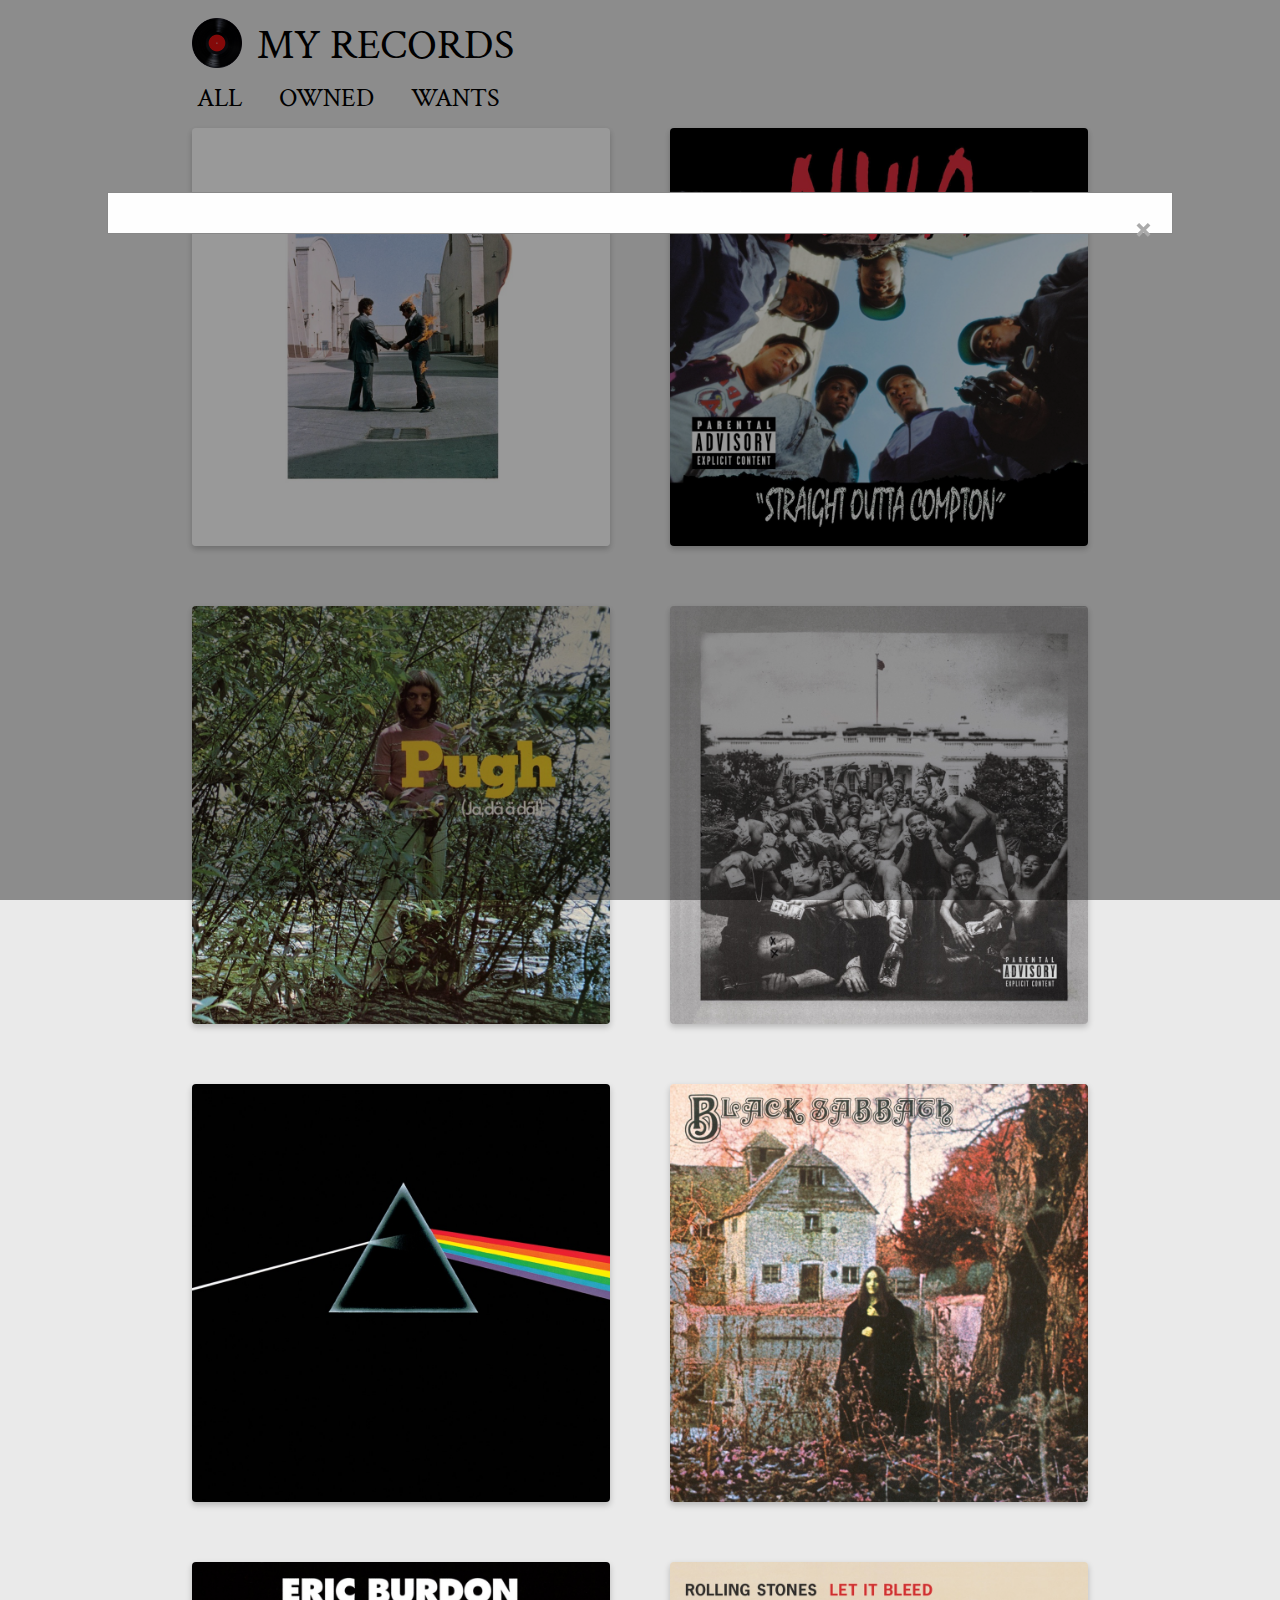
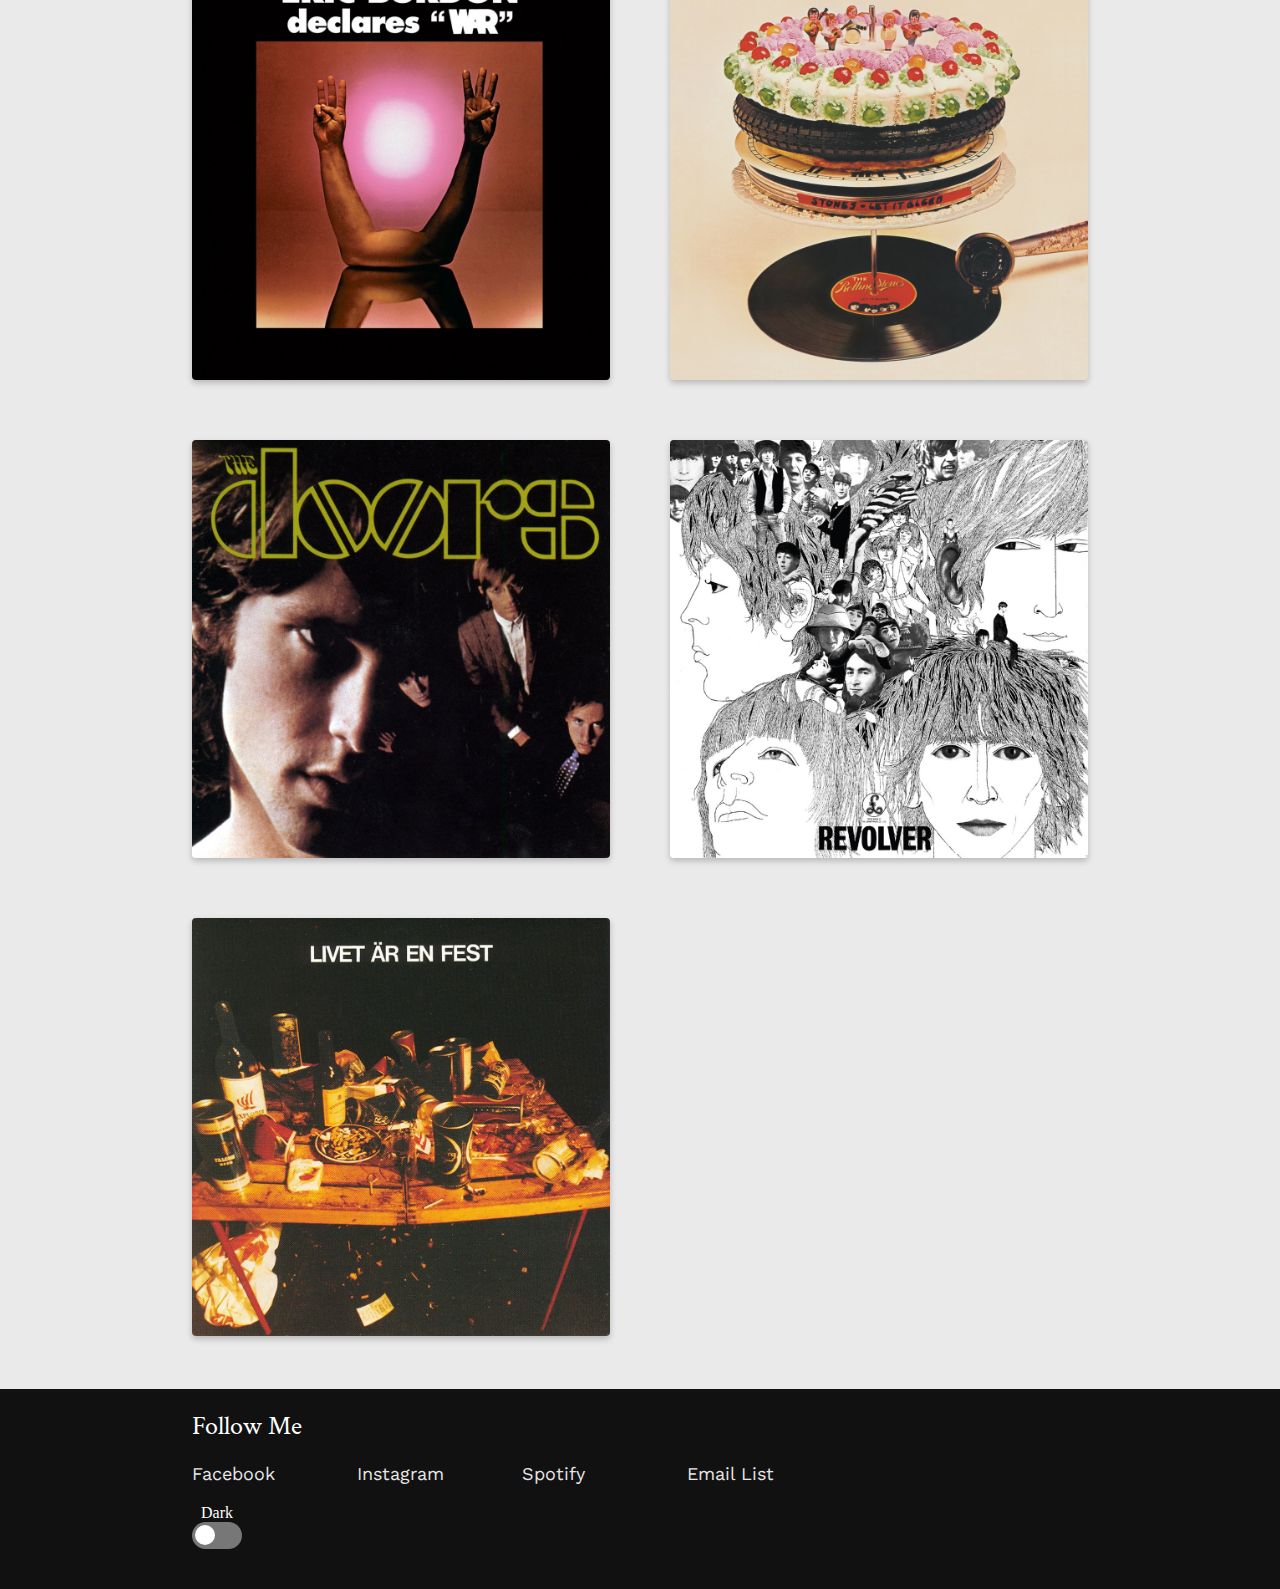
<file: index.html>
<!DOCTYPE html>
<html lang="en">
    <head>
        <meta charset="UTF-8">
        <title>Records</title>
        <meta name="viewport" content="width=device-width, initial-scale=1.0">
        <link rel="icon" href="img/vinyl_logo.png" type="image/icon type">
        <link rel="stylesheet" type="text/css" href="css/style.css">
    </head>

    <body onload="checkTheme(); getKanye()">
    <div id="page-wrap">
        <header>
            <nav>
                <div class="top-bar">
                    <img src="img/vinyl_logo.png" id="site-logo" alt="">
                    <h1>My Records</h1>
                </div>
                <div class="nav-bar">
                    <a href="index.html">ALL</a>
                    <a href="owned.html">OWNED</a>
                    <a href="wants.html">WANTS</a>
                </div>
            </nav>
        </header>
        <main>
            <div class="collection">
                <article class="album">
                    <a href="pink-floyd-page.html">
                    <img src="img/wish-you-were-here.jpeg" class="start_img" alt="">
                    </a>
                </article>
                <article class="album">
                    <img src="img/straight-outta-compton.jpeg" class="start_img" alt="">
                </article>
                <article class="album">
                    <img src="img/ja-da-a-da.jpeg" class="start_img" alt="">
                </article>
                <article class="album">
                    <img src="img/to-pimp-a-butterfly.jpeg" class="start_img" alt="">
                </article>
                <article class="album">
                    <img src="img/dark-side-of-the-moon.jpeg" class="start_img" alt="">
                </article>
                <article class="album">
                    <img src="img/black-sabbath.jpeg" class="start_img" alt="">
                </article>
                <article class="album">
                    <img src="img/burdon-declares-war.jpeg" class="start_img" alt="">
                </article>
                <article class="album">
                    <img src="img/let-it-bleed.jpeg" class="start_img" alt="">
                </article>
                <article class="album">
                    <img src="img/the-doors.jpeg" class="start_img" alt="">
                </article>
                <article class="album">
                    <img src="img/revolver.jpeg" class="start_img" alt="">
                </article>
                <article class="album">
                    <img src="img/livet-ar-en-fest.jpeg" class="start_img" alt="">
                </article>
            </div>
        </main>
    </div>
    <footer>
        <div id="footer-content-container">
            <h2>Follow Me</h2>
            <div id="footer-social">
                <a href="https://www.facebook.com" target="_blank">Facebook</a>
                <a href="https://www.instagram.com" target="_blank">Instagram</a>
                <a href="https://www.spotify.com" target="_blank">Spotify</a>
                <a href="form.html">Email List</a>
            </div>
            <div class="toggle-container">
                <p>Dark</p>
                <input type="checkbox" id="switch" name="theme" /><label for="switch" id="switch-label">Toggle</label>
            </div>
        </div>
    </footer>
    </body>
    <div id="myModal" class="modal">
        <div class="modal-content">
            <span class="close">&times;</span>
            <h2 id="kanye_quote"></h2>
        </div>
    </div>
    <script src="main.js"></script>
</html>
</file>
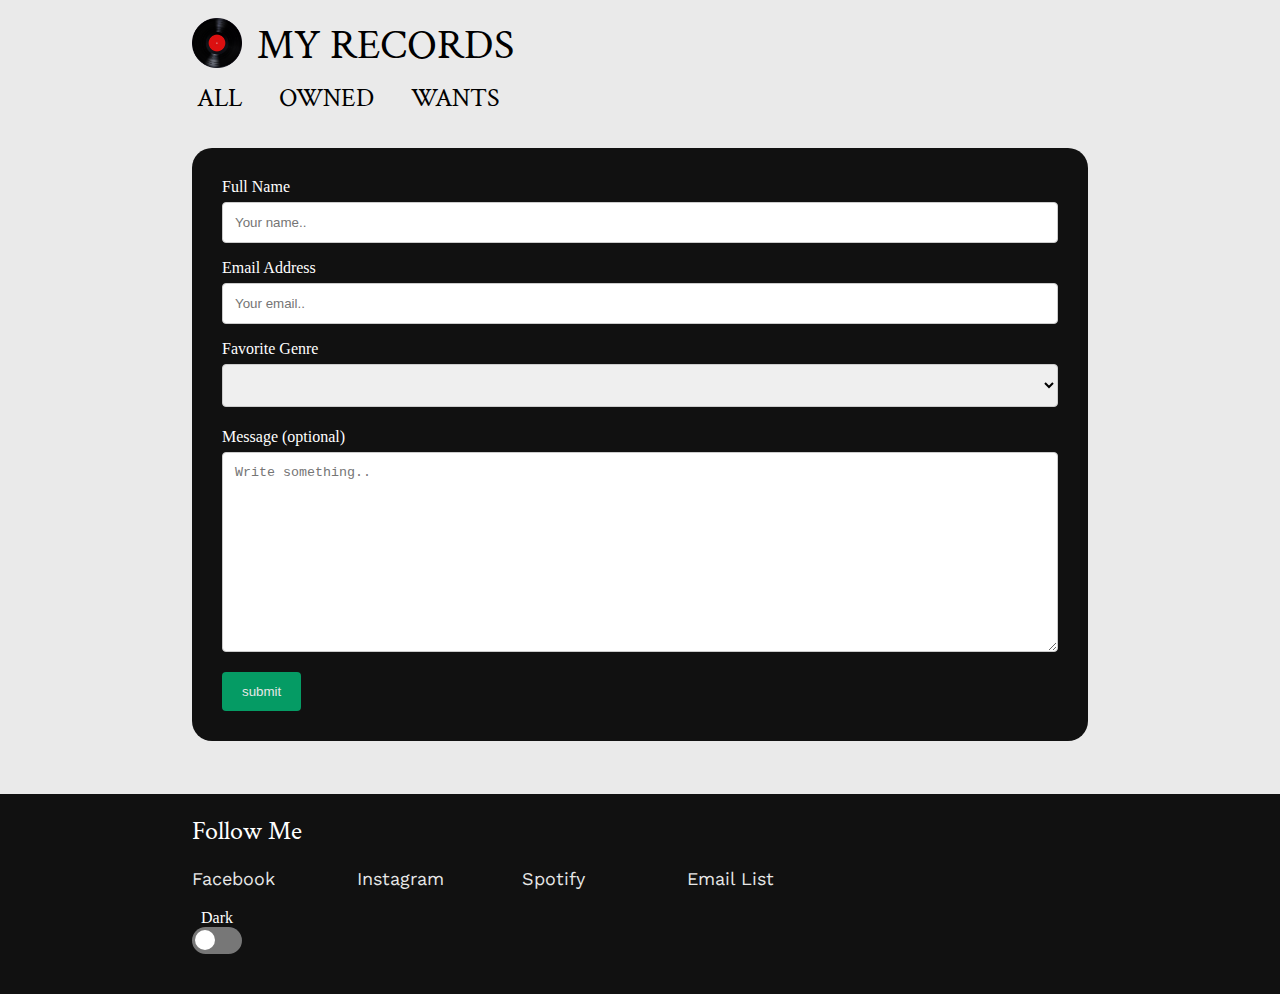
<file: form.html>
<!DOCTYPE html>
<html lang="en">
<head>
  <meta charset="UTF-8">
  <title>Records</title>
  <meta name="viewport" content="width=device-width, initial-scale=1.0">
  <link rel="icon" href="img/vinyl_logo.png" type="image/icon type">
  <link rel="stylesheet" type="text/css" href="css/style.css">
</head>

<body onload="checkTheme()">
<div id="page-wrap">
  <header>
    <nav>
      <div class="top-bar">
        <img src="img/vinyl_logo.png" id="site-logo" alt="">
        <h1>My Records</h1>
      </div>
      <div class="nav-bar">
        <a href="index.html">ALL</a>
        <a href="owned.html">OWNED</a>
        <a href="wants.html">WANTS</a>
      </div>
    </nav>
  </header>
  <main>
    <div class="container">

      <form action="" id="emailform">
        <label for="name" class="form-label">Full Name</label>
        <input type="text" id="name" name="name" placeholder="Your name.." required>

        <label for="email" class="form-label">Email Address</label>
        <input type="email" id="email" name="email" placeholder="Your email.." required pattern="[a-z0-9._%+-]+@[a-z0-9.-]+\.[a-z]{2,4}$">

        <label for="genre" class="form-label">Favorite Genre</label>
        <select id="genre" name="genre">
          <option value="empty"></option>
          <option value="rock">Rock</option>
          <option value="pop">Pop</option>
          <option value="rap">Rap</option>
          <option value="soul">Soul</option>
        </select>
        <div id="genreHint" class="warning"></div>

        <label for="message" class="form-label">Message (optional)</label>
        <textarea id="message" name="message" placeholder="Write something.." style="height:200px"></textarea>

        <input type="submit" value="submit" id="submitBtn" />

      </form>
    </div>
  </main>
</div>
<footer>
  <div id="footer-content-container">
    <h2>Follow Me</h2>
    <div id="footer-social">
      <a href="https://www.facebook.com" target="_blank">Facebook</a>
      <a href="https://www.instagram.com" target="_blank">Instagram</a>
      <a href="https://www.spotify.com" target="_blank">Spotify</a>
      <a href="form.html">Email List</a>
    </div>
    <div class="toggle-container">
      <p>Dark</p>
      <input type="checkbox" id="switch" name="theme" /><label for="switch" id="switch-label">Toggle</label>
    </div>
  </div>
</footer>
</body>
<script src="main.js"></script>
</html>
</file>
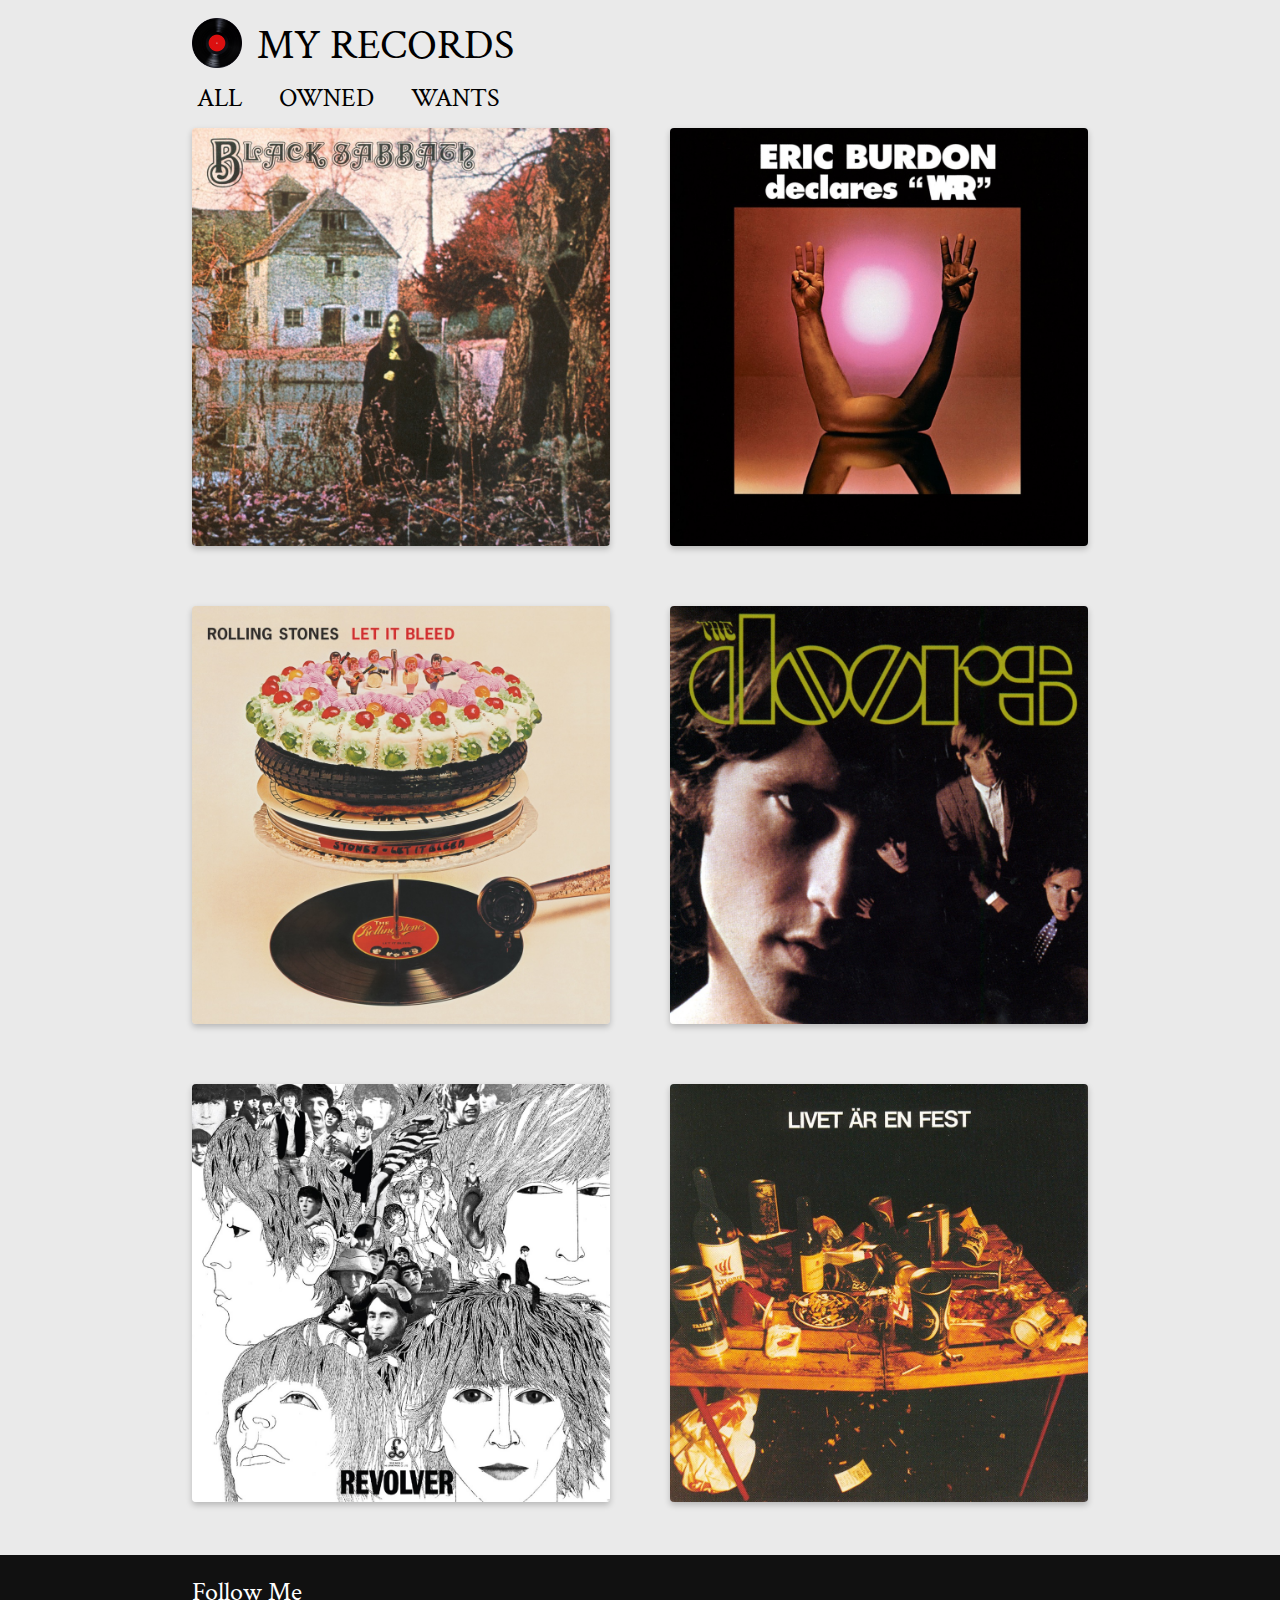
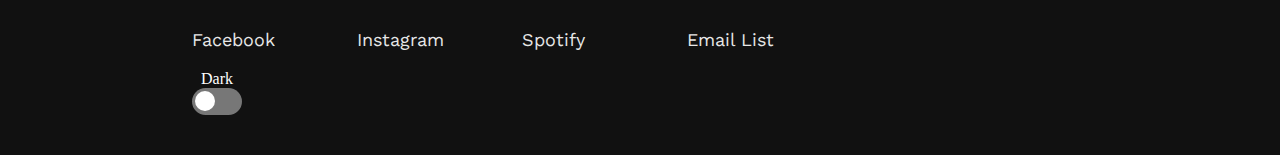
<file: owned.html>
<!DOCTYPE html>
<html lang="en">
<head>
    <meta charset="UTF-8">
    <title>Records</title>
    <meta name="viewport" content="width=device-width, initial-scale=1.0">
    <link rel="icon" href="img/vinyl_logo.png" type="image/icon type">
    <link rel="stylesheet" type="text/css" href="css/style.css">
</head>

<body onload="checkTheme()">
    <div id="page-wrap">
        <header>
            <nav>
                <div class="top-bar">
                    <img src="img/vinyl_logo.png" id="site-logo" alt="">
                    <h1>My Records</h1>
                </div>
                <div class="nav-bar">
                    <a href="index.html">ALL</a>
                    <a href="owned.html">OWNED</a>
                    <a href="wants.html">WANTS</a>

                </div>
            </nav>
        </header>
        <main>
            <div class="collection">
                <article class="album">
                    <img src="img/black-sabbath.jpeg" class="start_img" alt="">
                </article>
                <article class="album">
                    <img src="img/burdon-declares-war.jpeg" class="start_img" alt="">
                </article>
                <article class="album">
                    <img src="img/let-it-bleed.jpeg" class="start_img" alt="">
                </article>
                <article class="album">
                    <img src="img/the-doors.jpeg" class="start_img" alt="">
                </article>
                <article class="album">
                    <img src="img/revolver.jpeg" class="start_img" alt="">
                </article>
                <article class="album">
                    <img src="img/livet-ar-en-fest.jpeg" class="start_img" alt="">
                </article>
            </div>
        </main>
    </div><footer>
        <div id="footer-content-container">
            <h2>Follow Me</h2>
            <div id="footer-social">
                <a href="https://www.facebook.com" target="_blank">Facebook</a>
                <a href="https://www.instagram.com" target="_blank">Instagram</a>
                <a href="https://www.spotify.com" target="_blank">Spotify</a>
                <a href="form.html">Email List</a>
            </div>
            <div class="toggle-container">
                <p>Dark</p>
                <input type="checkbox" id="switch" name="theme" /><label for="switch" id="switch-label">Toggle</label>
            </div>
        </div>
    </footer>
</body>
<script src="main.js"></script>
</html>
</file>
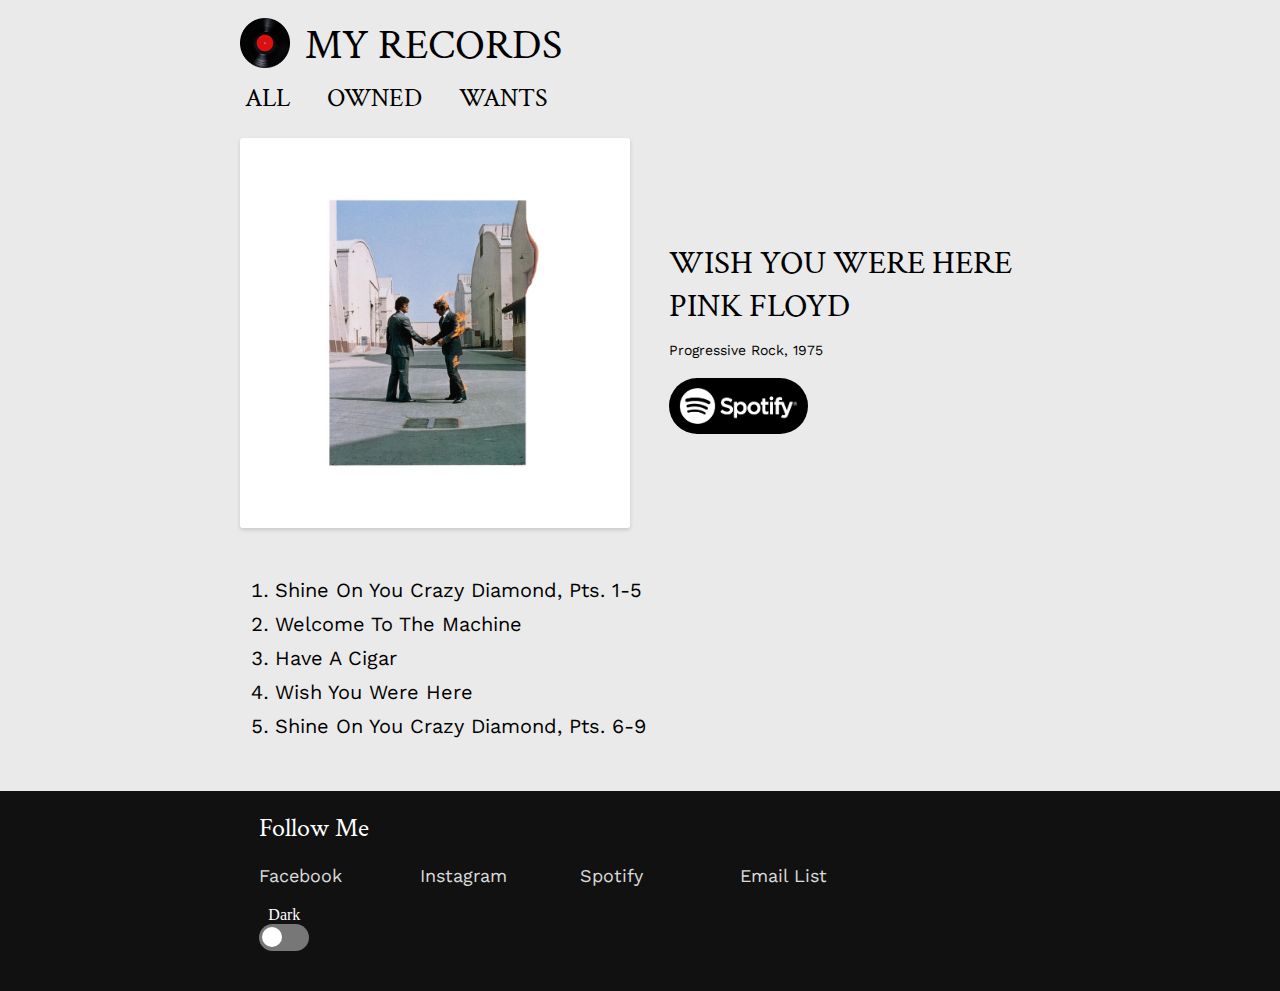
<file: pink-floyd-page.html>
<!DOCTYPE html>
<html lang="en">
<head>
    <meta charset="UTF-8">
    <title>My Records</title>
    <meta name="viewport" content="width=device-width, initial-scale=1.0">
    <link rel="icon" href="img/vinyl_logo.png" type="image/icon type">
    <link rel="stylesheet" type="text/css" href="css/recordpage.css">
</head>
<body onload="checkTheme()">
    <div id="page-wrap">
        <header>
            <nav>
                <div class="top-bar">
                    <img src="img/vinyl_logo.png" id="site-logo" alt="">
                    <h1>My Records</h1>
                </div>
                <div class="nav-bar">
                    <a href="index.html">ALL</a>
                    <a href="owned.html">OWNED</a>
                    <a href="wants.html">WANTS</a>
                </div>
            </nav>
        </header>
        <main>
            <div id="upper-album-page">
                <article id="album_cover">
                    <img src="img/wish-you-were-here.jpeg" class="start_img" alt="Image 3">
                </article>
                    <div id="album-info">
                    <h2>WISH YOU WERE HERE</h2>
                    <h2>PINK FLOYD</h2>
                    <p>Progressive Rock, 1975</p>
                    <div id="link-div">
                        <a id="spotify-link-anchor" href="https://open.spotify.com/album/6uvBKDGlJAYLH5Vy6RQVsc?si=4ueFkIwUQQucmWYFpij3kQ&dl_branch=1" target="_blank">
                            <img src="img/Spotify_Logo_CMYK_White.png" id="spotify-link" alt="">
                        </a>
                    </div>
                </div>
            </div>
            <div id="song-list">
                <ol>
                    <li>Shine On You Crazy Diamond, Pts. 1-5</li>
                    <li>Welcome To The Machine</li>
                    <li>Have A Cigar</li>
                    <li>Wish You Were Here</li>
                    <li>Shine On You Crazy Diamond, Pts. 6-9</li>
                </ol>
            </div>
        </main>
    </div>
    <footer>
        <div id="footer-wrapper">
            <div id="footer-content-container">
                <h2>Follow Me</h2>
                <div id="footer-social">
                    <a href="https://www.facebook.com" target="_blank">Facebook</a>
                    <a href="https://www.instagram.com" target="_blank">Instagram</a>
                    <a href="https://www.spotify.com" target="_blank">Spotify</a>
                    <a href="form.html">Email List</a>
                </div>
                <div class="toggle-container">
                    <p>Dark</p>
                    <input type="checkbox" id="switch" name="theme" /><label for="switch" id="switch-label">Toggle</label>
                </div>
            </div>
        </div>
    </footer>
</body>
<script src="main.js"></script>
</html>
</file>
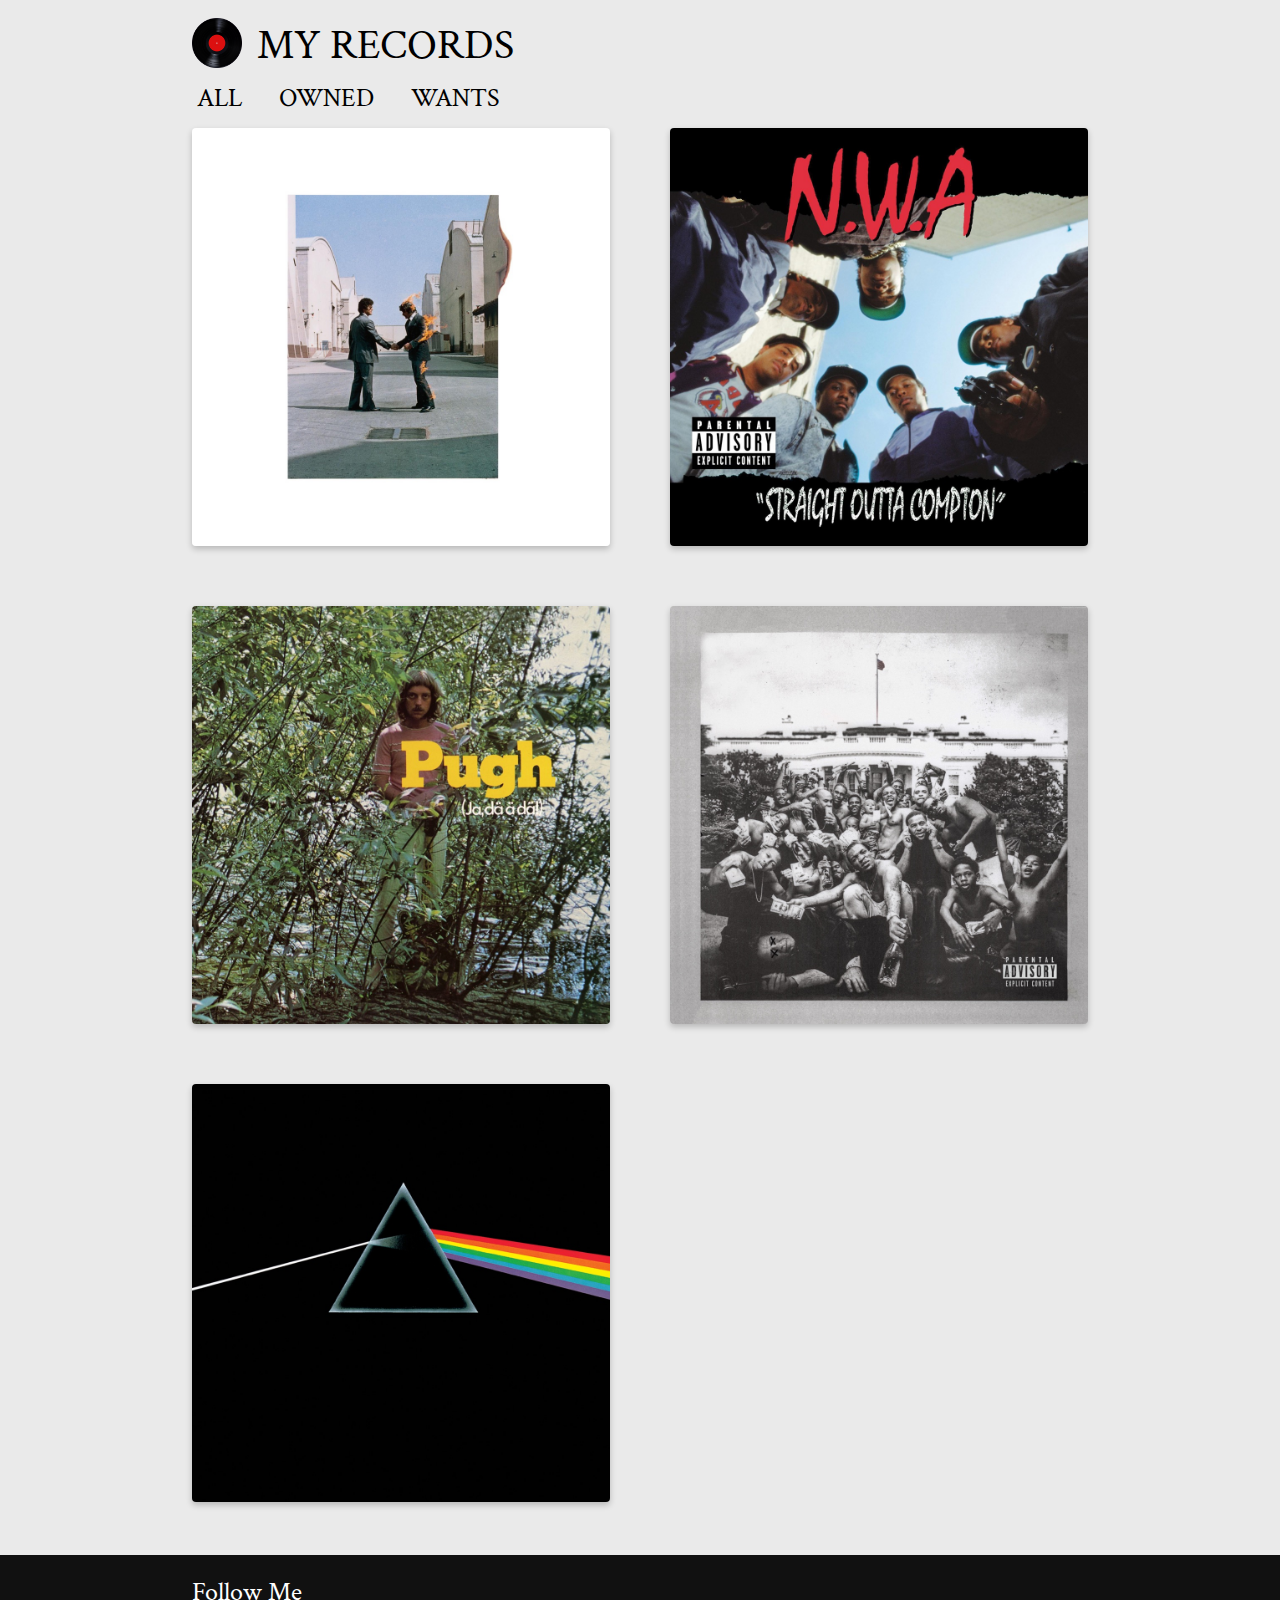
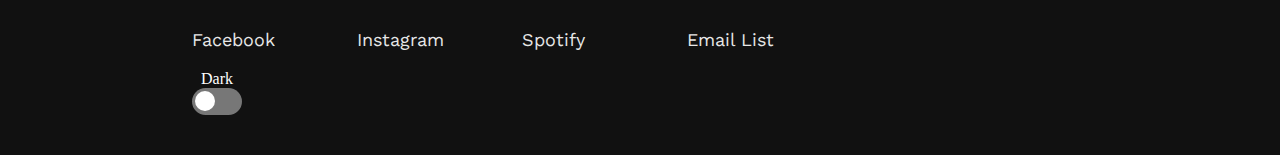
<file: wants.html>
<!DOCTYPE html>
<html lang="en">
<head>
    <meta charset="UTF-8">
    <title>Records</title>
    <meta name="viewport" content="width=device-width, initial-scale=1.0">
    <link rel="icon" href="img/vinyl_logo.png" type="image/icon type">
    <link rel="stylesheet" type="text/css" href="css/style.css">
</head>

<body onload="checkTheme()">
    <div id="page-wrap">
        <header>
            <nav>
                <div class="top-bar">
                    <img src="img/vinyl_logo.png" id="site-logo" alt="">
                    <h1>My Records</h1>
                </div>
                <div class="nav-bar">
                    <a href="index.html">ALL</a>
                    <a href="owned.html">OWNED</a>
                    <a href="wants.html">WANTS</a>
                </div>
            </nav>
        </header>
        <main>
            <div class="collection">
                <article class="album">
                    <a href="pink-floyd-page.html">
                        <img src="img/wish-you-were-here.jpeg" class="start_img" alt="Image 3">
                    </a>
                </article>
                <article class="album">
                    <img src="img/straight-outta-compton.jpeg" class="start_img" alt="Image 1">
                </article>
                <article class="album">
                    <img src="img/ja-da-a-da.jpeg" class="start_img" alt="Image 5">
                </article>
                <article class="album">
                    <img src="img/to-pimp-a-butterfly.jpeg" class="start_img" alt="Image 6">
                </article>
                <article class="album">
                    <img src="img/dark-side-of-the-moon.jpeg" class="start_img" alt="Image 7">
                </article>
            </div>
        </main>
    </div><footer>
        <div id="footer-content-container">
            <h2>Follow Me</h2>
            <div id="footer-social">
                <a href="https://www.facebook.com" target="_blank">Facebook</a>
                <a href="https://www.instagram.com" target="_blank">Instagram</a>
                <a href="https://www.spotify.com" target="_blank">Spotify</a>
                <a href="form.html">Email List</a>
            </div>
            <div class="toggle-container">
                <p>Dark</p>
                <input type="checkbox" id="switch" name="theme" /><label for="switch" id="switch-label">Toggle</label>
            </div>
        </div>
    </footer>
</body>
<script src="main.js"></script>
</html>
</file>
<file: css/style.css>
@import url('https://fonts.googleapis.com/css2?family=Be+Vietnam&display=swap');
@import url('https://fonts.googleapis.com/css2?family=Crimson+Text&family=Work+Sans&display=swap');
/* Mobile */

* {
    margin: 0;
    padding: 0;
    border: 0;
}

html{
    --bg: #EAEAEA;
    --bg_footer: #111;
    --font: #000;
    --font_footer: #FFF;
    --form-bg: #111;
}

html[data-theme='dark'] {
    --bg: #222;
    --font: #FFF;
    --bg_footer: #EAEAEA;
    --font_footer: #000;
    --form-bg: #222;
}

body {
    background-color: var(--bg);
    color: var(--font);
    display: grid;
    height: 100vh;
}

header {
    margin-bottom: 10px;
}

#page-wrap {
    max-width: 1200px;
    margin: auto;
    padding: 2vh 3% 2vh 3%;
}

nav {
    height: 100px;
    max-width: 100%;
    display: grid;
    grid-row-gap: 5px;
    grid-template-rows: 50% 50%;
}

.top-bar {
    display: grid;
    grid-template-columns: 50px 5fr;
    height: 100%;
    align-content: start;
    grid-column-gap: 15px;
}

.top-bar h1 {
    text-transform: uppercase;
    font-family: 'Crimson Text', serif;
    font-size: 42px;
    font-weight: 500;
    color: var(--font);
    margin-block-start: 0;
    margin-block-end: 0;
}

#site-logo {
    max-width: 100%;
    height: auto;
}

.toggle-container {
    justify-self: center;
    align-self: center;
}

.nav-bar {
    height: 100%;
    display: grid;
    align-items: center;
    grid-template-columns: 50px 100px 100px;
    grid-column-gap: 32px;
    width: 100%;
    list-style-type: none;
    padding-inline-start: 0;
    margin-inline: 0;
    margin-block: 0;
    font-size: 26px;
    margin-left: 5px;
}

.nav-bar a {
    font-family: 'Crimson Text', serif;
    font-weight: 500;
    cursor: pointer;
    text-decoration: none;
    color: var(--font);
    width: auto;
}

main#records {
    display: grid;
    justify-items: center;
}

.collection {
    display: grid;
    grid-template-columns: 1fr;
    justify-items: center;
    align-items: center;
    grid-row-gap: 25px;
    max-width: 100%;
}

.album {
    max-width: 100%;
    border-radius: 4px;
    box-shadow: rgba(0, 0, 0, 0.22) 0 3px 6px;
    transition: all .3s ease-in-out;
    position: relative;
}

.start_img {
    display: block;
    max-width: 100%;
    height: auto;
    border-radius: 4px;
}

footer{
    margin-top: 35px;
    height: auto;
    background: var(--bg_footer);
    padding: 20px 0 40px 0;
    align-self: end;
}

#footer-content-container {
    max-width: 100%;
    height: auto;
    display: grid;
    color: var(--font_footer);
    padding-left: 3%;
    grid-row-gap: 20px;
}

footer h2 {
    font-family: 'Crimson Text', serif;
    font-size: 30px;
    font-weight: 500;
}

#footer-social {
    display: grid;
    grid-template-columns: repeat(2, minmax(120px, 150px));
    grid-template-rows: repeat(2, 1fr);
    grid-column-gap: 15px;
    grid-row-gap: 25px;
}

#footer-social a {
    font-family: 'Work Sans', sans-serif;
    text-decoration: none;
    color: var(--font_footer);;
    font-size: 22px;
    font-weight: 400;
}

#switch { /* styling for input element */
    height: 0;
    width: 0;
    visibility: hidden;
}

.toggle-container {
    display: grid;
    justify-self: start;
    justify-items: center;
}

#switch-label { /* styling for labels */
    cursor: pointer;
    text-indent: -9999px;
    width: 50px;
    height: 27px;
    background: #777;
    float: right;
    border-radius: 100px;
    position: relative;
}

#switch-label:after {
    content: '';
    position: absolute;
    top: 3px;
    left: 3px;
    width: 20px;
    height: 20px;
    background: #fff;
    border-radius: 90px;
    -webkit-transition: 0.3s;
    transition: 0.3s;
}

#switch:checked + #switch-label {
    background: #1ba80e;
}

#switch:checked + #switch-label:after {
    left: calc(100% - 5px);
    -webkit-transform: translateX(-100%);
    transform: translateX(-100%);
}

#switch-label:active:after {
    width: 45px;
}

.modal {
    display: none;
    position: fixed;
    z-index: 1;
    left: 0;
    top: 0;
    width: 100%;
    height: 100%;
    overflow: auto;
    background-color: rgb(0,0,0);
    background-color: rgba(0,0,0,0.4);
    color: black;
    font-family: 'Work Sans', sans-serif;
    font-size: 16px;
}

.modal-content {
    background-color: #fefefe;
    margin: 15% auto;
    padding: 20px;
    border: 1px solid #888;
    width: 80%;
}

.close {
    color: #aaa;
    float: right;
    font-size: 28px;
    font-weight: bold;
}

.close:hover,
.close:focus {
    color: black;
    text-decoration: none;
    cursor: pointer;
}

@media screen and (min-width: 768px) {

    #footer-social {
        display: grid;
        grid-template-columns: repeat(4, minmax(120px, 150px));
        grid-template-rows: 1fr;
        grid-column-gap: 15px;
    }

    #footer-content-container {
        padding-left: 3%;
        grid-row-gap: 20px;
    }

    .modal {
        font-size: 24px;
    }
}

@media screen and (min-width: 768px) and (max-width: 1024px) {
    #page-wrap {
        padding: 2vh 4% 2vh 4%;
    }

    .collection {
        grid-template-columns: repeat(auto-fill, minmax(300px, 1fr));
        grid-row-gap: 45px;
        grid-column-gap: 45px;
        max-width: 100%;
    }

    #footer-content-container {
        padding-left: 4%;
    }

}

@media screen and (min-width: 1025px) {
    #page-wrap {
        width: 70vw;
        max-width: 1200px;
        padding: 2vh 0 2vh 0;
    }

    .collection {
        grid-template-columns: repeat(auto-fill, minmax(300px, 1fr));
        grid-row-gap: 60px;
        grid-column-gap: 60px;
        max-width: 100%;
    }

    .album:hover {
        box-shadow: rgba(0, 0, 0, 0.30) 0 19px 43px;
        transform: translate3d(0px, -5px, 0px);
    }

    footer{
        display: grid;
        justify-items: center;
    }

    #footer-content-container {
        width: 70vw;
        max-width: 1200px;
        padding-left: 0;
    }

    footer h2 {
        font-size: 26px;
    }

    #footer-social a {
        font-size: 18px;
        transition: opacity 0.1s;
        opacity: 0.9;
    }

    #footer-social a:hover {
        opacity: 1;
    }
}

/* Style inputs with type="text", select elements and textareas */
input[type=text], input[type=email], select, textarea {
    width: 100%;
    padding: 12px;
    border: 1px solid #ccc;
    border-radius: 4px;
    box-sizing: border-box;
    margin-top: 6px;
    margin-bottom: 16px;
    resize: vertical;
}

.form-label {
    color: #FFF;
}

#emailform {
    color: white;
}

/* Style the submit button with a specific background color etc */
input[type=submit] {
    background-color: #04AA6D;
    color: white;
    padding: 12px 20px;
    border: none;
    border-radius: 4px;
    cursor: pointer;
    transition: opacity 0.1s;
    opacity: 0.9;
}

/* When moving the mouse over the submit button, add a darker green color */
input[type=submit]:hover {
    opacity: 1;
}

/* Add a background color and some padding around the form */
.container {
    margin-top: 30px;
    padding: 30px;
    background-color: var(--form-bg);
    border-radius: 20px;
}

.warning {
    margin-top: -10px;
    padding-bottom: 15px;
    color: red;

}
</file>
<file: css/recordpage.css>
@import url('https://fonts.googleapis.com/css2?family=Be+Vietnam&display=swap');
@import url('https://fonts.googleapis.com/css2?family=Crimson+Text&family=Work+Sans&display=swap');


* {
    margin: 0;
    padding: 0;
    border: 0;
}

html{
    --bg: #EAEAEA;
    --bg_footer: #111;
    --font: #000;
    --font_footer: #FFF;
    --spotify_background: #000;
}

html[data-theme='dark'] {
    --bg: #222;
    --font: #FFF;
    --bg_footer: #EAEAEA;
    --font_footer: #000;
    --spotify_background: #FFF;
}

body {
    background-color: var(--bg);
    color: black;
    cursor: default;
    height: 100vh;
    display: grid;
    justify-items: center;
}

header {
    margin-bottom: 10px;
}

#page-wrap {
    max-width: 800px;
    padding: 2vh 3% 2vh 3%;
}

nav {
    height: 100px;
    max-width: 100%;
    display: grid;
    grid-row-gap: 5px;
    grid-template-rows: 50% 50%;
}

.top-bar {
    display: grid;
    grid-template-columns: 50px 5fr;
    height: 100%;
    align-content: start;
    grid-column-gap: 15px;
}

.top-bar h1 {
    text-transform: uppercase;
    font-family: 'Crimson Text', serif;
    font-size: 42px;
    font-weight: 500;
    color: var(--font);
    margin-block-start: 0;
    margin-block-end: 0;
}

#site-logo {
    max-width: 100%;
    height: auto;
}

.nav-bar {
    height: 100%;
    display: grid;
    align-items: center;
    grid-template-columns: 50px 100px 100px;
    grid-column-gap: 32px;
    width: 40%;
    list-style-type: none;
    padding-inline-start: 0;
    margin-inline: 0;
    margin-block: 0;
    font-size: 26px;
    margin-left: 5px;
}

.nav-bar a {
    font-family: 'Crimson Text', serif;
    font-weight: 500;
    cursor: pointer;
    text-decoration: none;
    color: var(--font);
}

main {
    grid-auto-rows: auto;
    display: grid;
    grid-row-gap: 30px;
    color: var(--font);
}

#upper-album-page {
    display: grid;
    justify-items: center;
    justify-content: center;
    align-items: center;
    font-size: 22px;
}

#album-info {
    display: grid;
    justify-items: center;
    justify-content: center;
    align-items: center;
}

#upper-album-page h2 {
    font-family: 'Crimson Text', serif;
    font-weight: 400;
    margin-block-start: 0;
    margin-block-end: 0;
}

#upper-album-page p {
    font-family: 'Work Sans', sans-serif;
    display: block;
    margin-block-start: 1em;
    margin-block-end: 0;
    font-size: 14px;
}

#album_cover {
    max-width: 100%;
    border-radius: 3px;
    box-shadow: rgba(0, 0, 0, 0.15) 0 2px 4px;
    margin: 10px 10px 20px 0;
}

.start_img {
    display: block;
    max-width: 100%;
    height: auto;
    border-radius: 3px;
}

#link-div {
    margin-top: 20px;
    display: grid;
    align-items: center;
}

#spotify-link {
    padding: 10px;
    background-color: var(--spotify_background);
    border-radius: 30px;
    max-width: 120px;
    height: auto;
}


#spotify-link-anchor {
    max-height: 56px;
}

#song-list {
    font-size: 20px;
    font-weight: 400;
    font-family: 'Work Sans', sans-serif;
}

#song-list ol{
    padding-inline-start: 35px;
}

#song-list ol li{
    margin-bottom: 10px;
}

footer{
    bottom: 0;
    width: 100%;
    margin-top: 25px;
    height: auto;
    background: var(--bg_footer);
    padding: 20px 0 40px 0;
    align-self: end;
    display: grid;
    justify-items: center;
}

#footer-wrapper {
    width: 100%;
    max-width: 800px;
    display: grid;
    justify-items: start;
}

#footer-content-container {
    max-width: 800px;
    height: auto;
    display: grid;
    justify-items: start;
    color: var(--font_footer);
    grid-row-gap: 20px;
}

footer h2 {
    font-family: 'Crimson Text', serif;
    font-size: 30px;
    font-weight: 400;
    padding-left: 3%;
}

#footer-social {
    display: grid;
    grid-template-columns: repeat(2, minmax(120px, 150px));
    grid-template-rows: repeat(2, 1fr);
    grid-column-gap: 15px;
    grid-row-gap: 25px;
    padding-left: 3%;
}

#footer-social a {
    font-family: 'Work Sans', sans-serif;
    text-decoration: none;
    color: var(--font_footer);
    font-size: 22px;
}

input[type=checkbox] { /* styling for input element */
    height: 0;
    width: 0;
    visibility: hidden;
}

.toggle-container {
    display: grid;
    justify-self: start;
    justify-items: center;
    padding-left: 3%;
}

label { /* styling for labels */
    cursor: pointer;
    text-indent: -9999px;
    width: 50px;
    height: 27px;
    background: #777;
    float: right;
    border-radius: 100px;
    position: relative;
}

label:after { /* styling for labels - on toggle */
    content: '';
    position: absolute;
    top: 3px;
    left: 3px;
    width: 20px;
    height: 20px;
    background: #fff;
    border-radius: 90px;
    -webkit-transition: 0.3s;
    transition: 0.3s;
}

input:checked + label { /* conditional check while toggling */
    background: #1ba80e;
}

input:checked + label:after {
    left: calc(100% - 5px);
    -webkit-transform: translateX(-100%);
    transform: translateX(-100%);
}

label:active:after {
    width: 45px;
}


@media screen and (min-width: 768px){

    #upper-album-page {
        grid-template-columns: 1fr 1fr;
    }

    #album-info {
        justify-items: start;
    }

    footer h2 {
        font-size: 26px;
    }

    #footer-social {
        display: grid;
        grid-template-columns: repeat(4, minmax(120px, 150px));
        grid-template-rows: 1fr;
        grid-column-gap: 15px;
    }

    #footer-social a {
        font-size: 18px;
        transition: opacity 0.1s;
        opacity: 0.85;
    }

    #footer-social a:hover {
        opacity: 1;
    }
}
</file>
